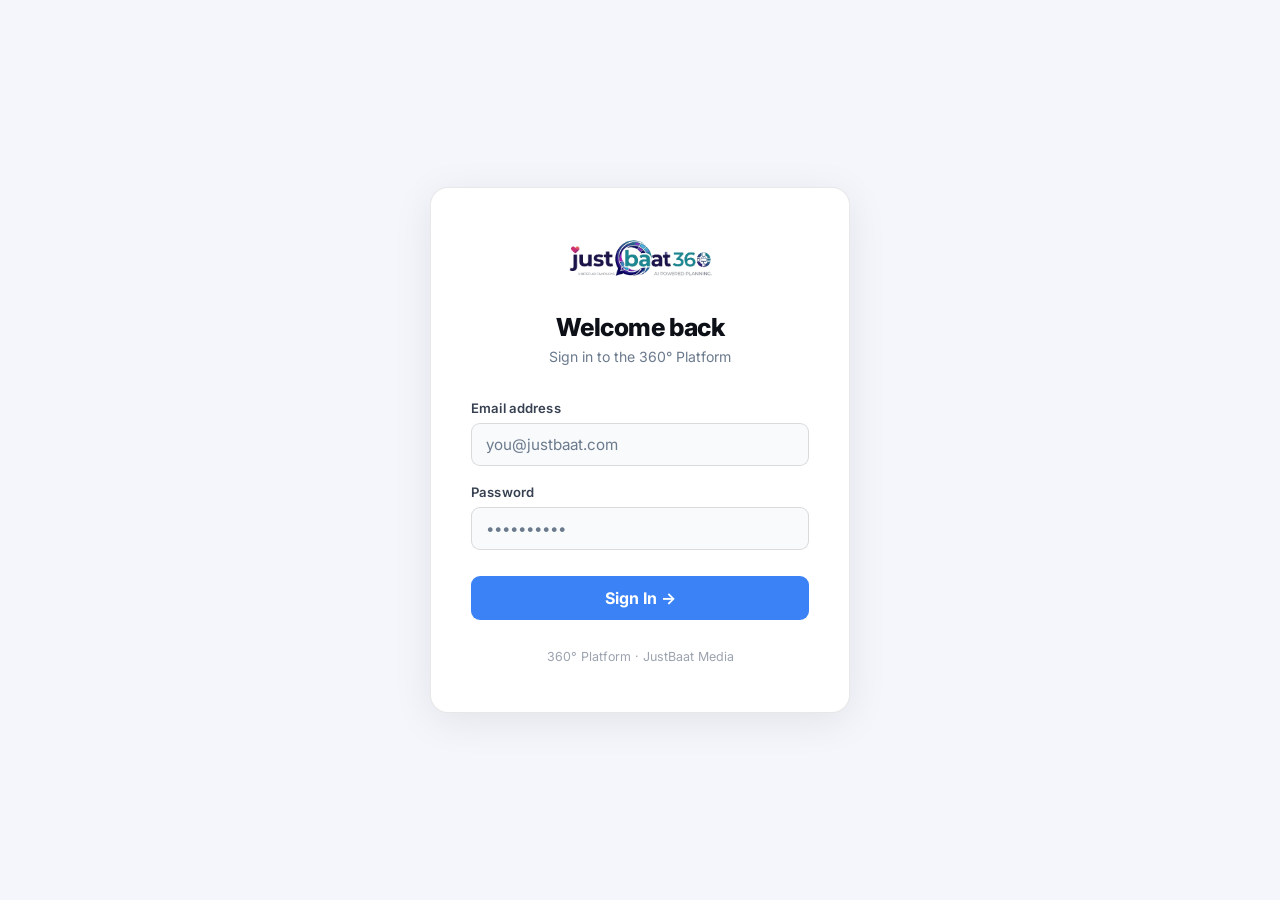
<file: index.html>
<!DOCTYPE html>
<html lang="en">
<head>
  <meta charset="UTF-8">
  <meta name="viewport" content="width=device-width, initial-scale=1.0">
  <title>360° Platform — Media Planning Dashboard</title>
  <script>(function(){if(localStorage.getItem('360theme')==='dark'){document.documentElement.classList.add('dark');}})();</script>
  <link rel="preconnect" href="https://fonts.googleapis.com">
  <link href="https://fonts.googleapis.com/css2?family=Inter:wght@300;400;500;600;700;800&display=swap" rel="stylesheet">
  <link rel="stylesheet" href="shared-styles.css">
  <style>
    .hero {
      min-height: 60vh;
      display: flex;
      flex-direction: column;
      align-items: center;
      justify-content: center;
      text-align: center;
      padding: 4rem 2rem;
    }
    .hero-logo { height: 80px; width: auto; margin-bottom: 2rem; }
    .hero-title {
      font-size: clamp(2.5rem, 5vw, 4rem);
      font-weight: 800;
      letter-spacing: -0.03em;
      margin-bottom: 1rem;
      background: linear-gradient(135deg, var(--text) 40%, var(--text2));
      -webkit-background-clip: text;
      -webkit-text-fill-color: transparent;
      background-clip: text;
    }
    .hero-sub {
      font-size: 1.1rem;
      color: var(--text2);
      margin-bottom: 3rem;
      max-width: 500px;
    }
    .hero-cta {
      display: flex;
      gap: 1rem;
      flex-wrap: wrap;
      justify-content: center;
    }
    .cta-btn {
      padding: 14px 32px;
      border-radius: var(--radius-sm);
      font-family: inherit;
      font-size: 1rem;
      font-weight: 600;
      cursor: pointer;
      transition: all 0.3s;
      display: inline-flex;
      align-items: center;
      gap: 8px;
      text-decoration: none;
    }
    .cta-primary {
      background: var(--blue);
      border: none;
      color: #fff;
    }
    .cta-primary:hover { background: #2563eb; transform: translateY(-2px); box-shadow: 0 8px 20px rgba(59,130,246,0.3); }
    .cta-secondary {
      background: var(--surface2);
      border: 1px solid var(--border2);
      color: var(--text2);
    }
    .cta-secondary:hover { background: var(--surface3); color: var(--text); border-color: var(--border2); }

    .features {
      display: grid;
      grid-template-columns: repeat(auto-fit, minmax(280px, 1fr));
      gap: 2rem;
      max-width: 1200px;
      margin: 4rem auto;
      padding: 0 2rem;
    }
    .feature {
      background: var(--surface);
      border: 1px solid var(--border);
      border-radius: var(--radius);
      padding: 2rem;
      text-align: center;
    }
    .feature-icon { font-size: 3rem; margin-bottom: 1rem; }
    .feature-title { font-size: 1.2rem; font-weight: 700; margin-bottom: 0.5rem; color: var(--text); }
    .feature-desc { font-size: 0.95rem; color: var(--text3); line-height: 1.6; }

    .modules {
      max-width: 1200px;
      margin: 4rem auto;
      padding: 0 2rem;
    }
    .modules-title { font-size: 1.3rem; font-weight: 700; margin-bottom: 2rem; color: var(--text); }
    .module-grid {
      display: grid;
      grid-template-columns: repeat(auto-fit, minmax(240px, 1fr));
      gap: 1.5rem;
    }
    .module-card {
      background: var(--surface);
      border: 1px solid var(--border);
      border-radius: var(--radius);
      padding: 1.5rem;
      text-decoration: none;
      color: inherit;
      transition: all 0.22s;
      cursor: pointer;
      display: flex;
      flex-direction: column;
      gap: 1rem;
    }
    .module-card:hover {
      border-color: var(--border2);
      background: var(--surface2);
      transform: translateY(-2px);
      box-shadow: 0 8px 24px rgba(0,0,0,0.2);
    }
    .module-icon { font-size: 2.5rem; }
    .module-name { font-size: 1rem; font-weight: 600; color: var(--text); }
    .module-desc { font-size: 0.82rem; color: var(--text3); line-height: 1.5; }

    footer {
      max-width: 1200px;
      margin: 4rem auto 2rem;
      padding: 2rem;
      text-align: center;
      border-top: 1px solid var(--border);
      color: var(--text3);
      font-size: 0.85rem;
    }
  </style>
</head>
<body>

<!-- NAV -->
<nav>
  <div class="nav-left">
    <a href="index.html" class="nav-logo">
      <div class="nav-logo-icon"><img id="navLogo" src="logo-dark.png" alt="360 Platform"></div>
    </a>
  </div>
  <div class="nav-right">
    <button class="btn-theme-toggle" id="themeBtn" title="Toggle theme">🌙</button>
    <div class="avatar">PM</div>
  </div>
</nav>

<!-- HERO -->
<div class="hero">
  <h1 class="hero-title">360° Media Planning Platform</h1>
  <p class="hero-sub">Unified advertising campaigns across all channels. Plan, execute, and optimize with intelligence.</p>
  <div class="hero-cta">
    <a href="agency.html" class="cta-btn cta-primary">🏢 Go to Agency Dashboard →</a>
  </div>
</div>

<!-- FEATURES -->
<div class="features">
  <div class="feature">
    <div class="feature-icon">🎯</div>
    <div class="feature-title">Multi-Channel Planning</div>
    <div class="feature-desc">Plan campaigns across Google Ads, Meta, DV360, and The Trade Desk from one dashboard.</div>
  </div>
  <div class="feature">
    <div class="feature-icon">📊</div>
    <div class="feature-title">Intelligent Insights</div>
    <div class="feature-desc">Real-time performance monitoring, forecasting, and optimization recommendations.</div>
  </div>
  <div class="feature">
    <div class="feature-icon">🚀</div>
    <div class="feature-title">Fast Execution</div>
    <div class="feature-desc">Quick-mode templates get campaigns live in minutes. Detailed mode for complex strategies.</div>
  </div>
</div>

<!-- PLATFORM MODULES -->
<div class="modules">
  <h2 class="modules-title">Platform Modules</h2>
  <div class="module-grid">

    <a href="agency.html" class="module-card">
      <div class="module-icon">🏢</div>
      <div class="module-name">Agency Dashboard</div>
      <div class="module-desc">View all brands, campaigns, and budgets. Manage team and permissions.</div>
    </a>

    <a href="brand-detail.html?brand=nescafe&name=Nescaf%C3%A9%20India" class="module-card">
      <div class="module-icon">🎨</div>
      <div class="module-name">Brand Details</div>
      <div class="module-desc">Brand profiles, audience personas, and campaign history.</div>
    </a>

    <a href="campaign-detail.html?campaign=gold-festive-2026&brand=nescafe&name=Nescaf%C3%A9%20India&cname=Nescaf%C3%A9%20Gold%20%E2%80%94%20Festive%20Moments%202026" class="module-card">
      <div class="module-icon">📊</div>
      <div class="module-name">Campaign Center</div>
      <div class="module-desc">Campaign setup, budgets, objectives, and execution status.</div>
    </a>

    <a href="campaign-quick.html" class="module-card">
      <div class="module-icon">⚡</div>
      <div class="module-name">Quick Campaign</div>
      <div class="module-desc">Fast template-based campaign creation for rapid deployment.</div>
    </a>

    <a href="campaign-detailed.html" class="module-card">
      <div class="module-icon">📋</div>
      <div class="module-name">Detailed Campaign</div>
      <div class="module-desc">Advanced campaign builder with full channel customization.</div>
    </a>

    <a href="plan-output.html?brand=nescafe&name=Nescaf%C3%A9%20India&campaign=gold-festive-2026&cname=Nescaf%C3%A9%20Gold%20%E2%80%94%20Festive%20Moments%202026&v=1" class="module-card">
      <div class="module-icon">📈</div>
      <div class="module-name">Plan Output</div>
      <div class="module-desc">Forecasts, channel mix, creative assets, and execution details.</div>
    </a>

    <a href="brand-onboarding.html" class="module-card">
      <div class="module-icon">✨</div>
      <div class="module-name">Brand Onboarding</div>
      <div class="module-desc">Step-by-step brand setup with profile enrichment.</div>
    </a>

    <a href="brand-onboarding-flow.html" class="module-card">
      <div class="module-icon">🔄</div>
      <div class="module-name">Onboarding Flow</div>
      <div class="module-desc">Multi-step guided onboarding experience for new brands.</div>
    </a>

  </div>
</div>

<!-- FOOTER -->
<footer>
  <p>360° Platform v1.0 | © 2024 Mission Phoenix. All rights reserved.</p>
</footer>

<script src="auth.js"></script>
<script src="shared-nav.js"></script>
</body>
</html>
</file>
<file: shared-styles.css>
/* ════════════════════════════════════════════════════════════════════════════════
   SHARED STYLES - 360 PLATFORM
   Contains: reset, variables, nav, badges, buttons, cards, forms, modals,
             scrollbar, responsive utilities
   ════════════════════════════════════════════════════════════════════════════════ */

/* ─── RESET ──────────────────────────────────────────────────────────────────── */
*, *::before, *::after { box-sizing: border-box; margin: 0; padding: 0; }

/* ─── VARIABLES (dark mode default) ─────────────────────────────────────────── */
:root {
  --bg:       #f4f6fb;
  --surface:  #ffffff;
  --surface2: #eef1f8;
  --surface3: #e3e8f5;
  --border:   rgba(0,0,0,0.07);
  --border2:  rgba(0,0,0,0.13);
  --blue:     #3b82f6;
  --blue-dim: rgba(59,130,246,0.08);
  --blue-glow:rgba(59,130,246,0.18);
  --cyan:     #06b6d4;
  --green:    #22c55e;
  --purple:   #818cf8;
  --red:      #ef4444;
  --amber:    #f59e0b;
  --text:     #0d1117;
  --text2:    #374151;
  --text3:    #6b7a8d;
  --radius:   14px;
  --radius-sm:8px;
  --nav-bg:     rgba(244,246,251,0.95);
  --nav-border: rgba(0,0,0,0.08);
}

/* ─── DARK MODE OVERRIDES (body.dark and :root.dark for anti-flash) ─────────── */
:root.dark,
body.dark {
  --bg:         #0a0b0f;
  --surface:    #111318;
  --surface2:   #191c24;
  --surface3:   #1e2230;
  --border:     rgba(255,255,255,0.07);
  --border2:    rgba(255,255,255,0.12);
  --blue-dim:   rgba(59,130,246,0.15);
  --blue-glow:  rgba(59,130,246,0.3);
  --text:       #f0f2f8;
  --text2:      #8b92a5;
  --text3:      #555d70;
  --nav-bg:     rgba(10,11,15,0.85);
  --nav-border: rgba(255,255,255,0.07);
}
body.dark nav { background: var(--nav-bg); border-bottom-color: var(--nav-border); }
body.dark select option { background: #111318; color: #f0f2f8; }

/* ─── LIGHT MODE OVERRIDES ───────────────────────────────────────────────────── */
body.light {
  --bg:       #f4f6fb;
  --surface:  #ffffff;
  --surface2: #eef1f8;
  --surface3: #e3e8f5;
  --border:   rgba(0,0,0,0.07);
  --border2:  rgba(0,0,0,0.13);
  --blue-dim: rgba(59,130,246,0.08);
  --blue-glow:rgba(59,130,246,0.18);
  --text:     #0d1117;
  --text2:    #374151;
  --text3:    #6b7a8d;
}
body.light nav { background: rgba(244,246,251,0.95); border-bottom-color: rgba(0,0,0,0.08); }
body.light select option { background: #fff; color: #0d1117; }

/* ─── BASE BODY ──────────────────────────────────────────────────────────────── */
body {
  font-family: 'Inter', sans-serif;
  background: var(--bg);
  color: var(--text);
  min-height: 100vh;
  transition: background 0.3s, color 0.3s;
}

/* ─── NAV ────────────────────────────────────────────────────────────────────── */
nav {
  display: flex;
  align-items: center;
  justify-content: space-between;
  padding: 0 2rem;
  height: 60px;
  border-bottom: 1px solid var(--nav-border);
  background: var(--nav-bg);
  backdrop-filter: blur(12px);
  position: sticky;
  top: 0;
  z-index: 100;
  transition: background 0.3s;
}

.nav-left {
  display: flex;
  align-items: center;
  gap: 8px;
  flex: 1;
  min-width: 0;
}

.nav-logo {
  display: flex;
  align-items: center;
  gap: 10px;
  font-weight: 700;
  font-size: 0.95rem;
  letter-spacing: 0.01em;
  text-decoration: none;
  color: var(--text);
  flex-shrink: 0;
}

.nav-logo-icon {
  height: 44px;
  width: auto;
  display: flex;
  align-items: center;
}
.nav-logo-icon img { height: 100%; width: auto; object-fit: contain; }

.breadcrumb-sep {
  color: var(--text3);
  font-size: 0.8rem;
  flex-shrink: 0;
}

.breadcrumb-link {
  color: var(--text2);
  text-decoration: none;
  font-size: 0.82rem;
  font-weight: 500;
  white-space: nowrap;
  transition: color 0.18s;
}
.breadcrumb-link:hover { color: var(--text); }

.breadcrumb-current {
  color: var(--text);
  font-size: 0.82rem;
  font-weight: 600;
  white-space: nowrap;
  overflow: hidden;
  text-overflow: ellipsis;
}

.nav-right {
  display: flex;
  align-items: center;
  gap: 10px;
  flex-shrink: 0;
}

.nav-btn {
  background: var(--surface2);
  border: 1px solid var(--border2);
  color: var(--text2);
  padding: 6px 14px;
  border-radius: var(--radius-sm);
  font-size: 0.82rem;
  font-family: inherit;
  cursor: pointer;
  transition: all 0.2s;
  display: flex;
  align-items: center;
  gap: 6px;
  white-space: nowrap;
}
.nav-btn:hover { background: var(--surface3); color: var(--text); border-color: var(--border2); }
.nav-btn.primary { background: var(--blue); border-color: var(--blue); color: #fff; }
.nav-btn.primary:hover { background: #2563eb; }

.avatar {
  width: 32px;
  height: 32px;
  border-radius: 50%;
  background: linear-gradient(135deg, #6366f1, var(--blue));
  display: flex;
  align-items: center;
  justify-content: center;
  font-size: 13px;
  font-weight: 600;
  cursor: pointer;
  color: #fff;
  flex-shrink: 0;
}

.btn-theme-toggle {
  background: var(--surface2);
  border: 1px solid var(--border2);
  color: var(--text2);
  width: 32px; height: 32px;
  border-radius: 7px;
  font-size: 14px;
  cursor: pointer;
  transition: all 0.2s;
  display: flex;
  align-items: center;
  justify-content: center;
  padding: 0;
  flex-shrink: 0;
}
.btn-theme-toggle:hover { background: var(--surface3); }

/* ─── MAIN CONTENT ───────────────────────────────────────────────────────────── */
main { max-width: 1100px; margin: 0 auto; padding: 3rem 2rem 5rem; }

.container { max-width: 1100px; margin: 0 auto; padding: 0 2rem; }

.section-title {
  font-size: 0.78rem;
  font-weight: 600;
  letter-spacing: 0.08em;
  text-transform: uppercase;
  color: var(--text3);
  margin-bottom: 1.25rem;
}

.section-heading {
  display: flex;
  align-items: center;
  justify-content: space-between;
  margin-bottom: 1.1rem;
}

.section-header {
  display: flex;
  align-items: center;
  justify-content: space-between;
  margin-bottom: 1.25rem;
}

/* ─── BADGES ─────────────────────────────────────────────────────────────────── */
.badge {
  display: inline-flex;
  align-items: center;
  gap: 4px;
  padding: 3px 9px;
  border-radius: 20px;
  font-size: 0.72rem;
  font-weight: 500;
  letter-spacing: 0.02em;
}
.badge-blue    { background: var(--blue-dim); color: var(--blue); border: 1px solid rgba(59,130,246,0.2); }
.badge-green   { background: rgba(34,197,94,0.12); color: #22c55e; }
.badge-amber   { background: rgba(245,158,11,0.12); color: #f59e0b; }
.badge-red     { background: rgba(239,68,68,0.12); color: #ef4444; }
.badge-purple  { background: rgba(129,140,248,0.12); color: #818cf8; }
.badge-cyan    { background: rgba(6,182,212,0.12); color: #06b6d4; }
.badge-gray    { background: var(--surface2); color: var(--text3); border: 1px solid var(--border); }
/* small variant */
.badge-sm { font-size: 0.68rem; padding: 2px 7px; }

/* ─── BUTTONS ────────────────────────────────────────────────────────────────── */
button { font-family: inherit; }

.btn-primary {
  background: var(--blue);
  border: none;
  color: #fff;
  padding: 10px 18px;
  border-radius: var(--radius-sm);
  font-family: inherit;
  font-size: 0.85rem;
  font-weight: 600;
  cursor: pointer;
  transition: all 0.18s;
  display: inline-flex;
  align-items: center;
  justify-content: center;
  gap: 6px;
}
.btn-primary:hover { background: #2563eb; box-shadow: 0 4px 14px rgba(59,130,246,0.35); }

.btn-secondary {
  background: var(--surface2);
  border: 1px solid var(--border2);
  color: var(--text2);
  padding: 9px 16px;
  border-radius: var(--radius-sm);
  font-family: inherit;
  font-size: 0.85rem;
  cursor: pointer;
  transition: all 0.18s;
  display: inline-flex;
  align-items: center;
  gap: 6px;
}
.btn-secondary:hover { background: var(--surface3); color: var(--text); }

.btn-ghost {
  background: transparent;
  border: 1px solid var(--border2);
  color: var(--text2);
  padding: 9px 16px;
  border-radius: var(--radius-sm);
  font-family: inherit;
  font-size: 0.85rem;
  cursor: pointer;
  transition: all 0.18s;
  display: inline-flex;
  align-items: center;
  gap: 6px;
}
.btn-ghost:hover { background: var(--surface2); color: var(--text); }

/* ─── CARDS ──────────────────────────────────────────────────────────────────── */
.card {
  background: var(--surface);
  border: 1px solid var(--border);
  border-radius: var(--radius);
  padding: 1.5rem;
}
.card:hover { border-color: var(--border2); }

/* ─── FORMS ──────────────────────────────────────────────────────────────────── */
input[type='text'],
input[type='url'],
input[type='number'],
input[type='email'],
select,
textarea {
  background: var(--surface2);
  border: 1px solid var(--border2);
  border-radius: var(--radius-sm);
  padding: 8px 11px;
  color: var(--text);
  font-family: inherit;
  font-size: 0.83rem;
  outline: none;
  transition: border-color 0.2s, box-shadow 0.2s;
  width: 100%;
}
input:focus, select:focus, textarea:focus {
  border-color: var(--blue);
  box-shadow: 0 0 0 3px var(--blue-dim);
}
input::placeholder, textarea::placeholder { color: var(--text3); }

select {
  appearance: none;
  background-image: url("data:image/svg+xml,%3Csvg xmlns='http://www.w3.org/2000/svg' fill='%238b92a5' viewBox='0 0 20 20'%3E%3Cpath d='M7 7l3-3 3 3M7 13l3 3 3-3'/%3E%3C/svg%3E");
  background-repeat: no-repeat;
  background-position: right 9px center;
  background-size: 15px;
  padding-right: 28px;
  cursor: pointer;
}
select option { background: var(--surface2); }

textarea { resize: vertical; line-height: 1.5; min-height: 60px; }

label {
  font-size: 0.75rem;
  font-weight: 500;
  color: var(--text2);
  display: block;
  margin-bottom: 0.35rem;
}

.form-group {
  display: flex;
  flex-direction: column;
  gap: 0.3rem;
  margin-bottom: 1rem;
}

/* ─── GRID ───────────────────────────────────────────────────────────────────── */
.grid   { display: grid; gap: 1rem; }
.grid-2 { grid-template-columns: repeat(2, 1fr); }
.grid-3 { grid-template-columns: repeat(3, 1fr); }
.grid-4 { grid-template-columns: repeat(4, 1fr); }

/* ─── MODAL ──────────────────────────────────────────────────────────────────── */
.modal-overlay {
  position: fixed;
  inset: 0;
  background: rgba(0,0,0,0.75);
  backdrop-filter: blur(6px);
  z-index: 200;
  display: flex;
  align-items: center;
  justify-content: center;
  opacity: 0;
  pointer-events: none;
  transition: opacity 0.25s;
}
.modal-overlay.open {
  opacity: 1;
  pointer-events: all;
}

.modal, .modal-box {
  background: var(--surface);
  border: 1px solid var(--border2);
  border-radius: 18px;
  padding: 2rem;
  width: 480px;
  max-width: 95vw;
  transform: translateY(20px) scale(0.97);
  transition: transform 0.25s cubic-bezier(0.4,0,0.2,1);
  position: relative;
}
.modal-overlay.open .modal,
.modal-overlay.open .modal-box { transform: translateY(0) scale(1); }

.modal-title  { font-size: 1.1rem; font-weight: 700; margin-bottom: 0.4rem; }
.modal-sub    { font-size: 0.82rem; color: var(--text3); margin-bottom: 1.5rem; line-height: 1.5; }
.modal-field  { margin-bottom: 1rem; }
.modal-actions { display: flex; gap: 0.75rem; margin-top: 1.5rem; }

.modal-label {
  display: block;
  font-size: 0.78rem;
  font-weight: 500;
  color: var(--text2);
  margin-bottom: 0.4rem;
  letter-spacing: 0.02em;
}
.modal-input {
  width: 100%;
  background: var(--surface2);
  border: 1px solid var(--border2);
  border-radius: var(--radius-sm);
  padding: 10px 14px;
  color: var(--text);
  font-family: inherit;
  font-size: 0.88rem;
  outline: none;
  transition: border-color 0.2s, box-shadow 0.2s;
}
.modal-input:focus { border-color: var(--blue); box-shadow: 0 0 0 3px var(--blue-dim); }
.modal-input::placeholder { color: var(--text3); }

.modal-hint {
  font-size: 0.74rem;
  color: var(--text3);
  margin-top: 0.4rem;
  display: flex;
  align-items: center;
  gap: 4px;
}

.modal-close {
  position: absolute;
  top: 1.2rem; right: 1.2rem;
  background: var(--surface2);
  border: 1px solid var(--border);
  color: var(--text3);
  width: 28px; height: 28px;
  border-radius: 7px;
  display: flex;
  align-items: center;
  justify-content: center;
  cursor: pointer;
  font-size: 14px;
  transition: all 0.18s;
}
.modal-close:hover { color: var(--text); background: var(--surface3); }

/* Form elements inside modal */
.form-label {
  display: block;
  font-size: 0.78rem;
  font-weight: 500;
  color: var(--text2);
  margin-bottom: 0.4rem;
}
.form-input {
  width: 100%;
  background: var(--surface2);
  border: 1px solid var(--border2);
  border-radius: var(--radius-sm);
  padding: 10px 14px;
  color: var(--text);
  font-family: inherit;
  font-size: 0.85rem;
  outline: none;
  transition: border-color 0.2s, box-shadow 0.2s;
}
.form-input:focus { border-color: var(--blue); box-shadow: 0 0 0 3px var(--blue-dim); }
.form-input::placeholder { color: var(--text3); }

/* ─── EMPTY STATE ────────────────────────────────────────────────────────────── */
.empty-state {
  background: var(--surface);
  border: 1px dashed rgba(59,130,246,0.2);
  border-radius: var(--radius);
  padding: 3rem 2rem;
  text-align: center;
  color: var(--text3);
}
.empty-icon  { font-size: 2.5rem; margin-bottom: 0.75rem; }
.empty-title { font-size: 0.92rem; font-weight: 600; color: var(--text2); margin-bottom: 0.4rem; }
.empty-sub   { font-size: 0.8rem; margin-bottom: 1.25rem; }

/* ─── TAB BAR ────────────────────────────────────────────────────────────────── */
.tab-bar {
  display: flex;
  gap: 4px;
  border-bottom: 1px solid var(--border);
  margin-bottom: 1.5rem;
}
.tab-btn {
  background: none;
  border: none;
  border-bottom: 2px solid transparent;
  color: var(--text3);
  padding: 10px 18px;
  font-family: inherit;
  font-size: 0.85rem;
  font-weight: 500;
  cursor: pointer;
  transition: all 0.18s;
  margin-bottom: -1px;
}
.tab-btn:hover   { color: var(--text2); }
.tab-btn.active  { color: var(--blue); border-bottom-color: var(--blue); }
.tab-content     { display: none; }
.tab-content.active { display: block; }

/* ─── LOADING / ANIMATIONS ───────────────────────────────────────────────────── */
@keyframes pulse {
  0%, 100% { opacity: 1; transform: scale(1); }
  50%      { opacity: 0.4; transform: scale(0.8); }
}
@keyframes shimmer {
  0%   { background-position: -1000px 0; }
  100% { background-position:  1000px 0; }
}
.loading { animation: pulse 1.2s ease-in-out infinite; }

/* ─── SCROLLBAR (hidden) ────────────────────────────────────────────────────── */
html, body { scrollbar-width: none; }
::-webkit-scrollbar { display: none; }

/* ─── RESPONSIVE ─────────────────────────────────────────────────────────────── */
@media (max-width: 768px) {
  nav { padding: 0 1rem; }
  main { padding: 1.5rem 1rem 3rem; }
  .nav-logo { font-size: 0.85rem; }
  .nav-right { gap: 8px; }
  .breadcrumb-link, .breadcrumb-sep { font-size: 0.7rem; }
  .grid-4, .grid-3 { grid-template-columns: repeat(2, 1fr); }
  .grid-2 { grid-template-columns: 1fr; }
}

@media (max-width: 480px) {
  .breadcrumb-link { display: none; }
  .breadcrumb-sep  { display: none; }
  .nav-btn span + span { display: none; }
}
</file>
